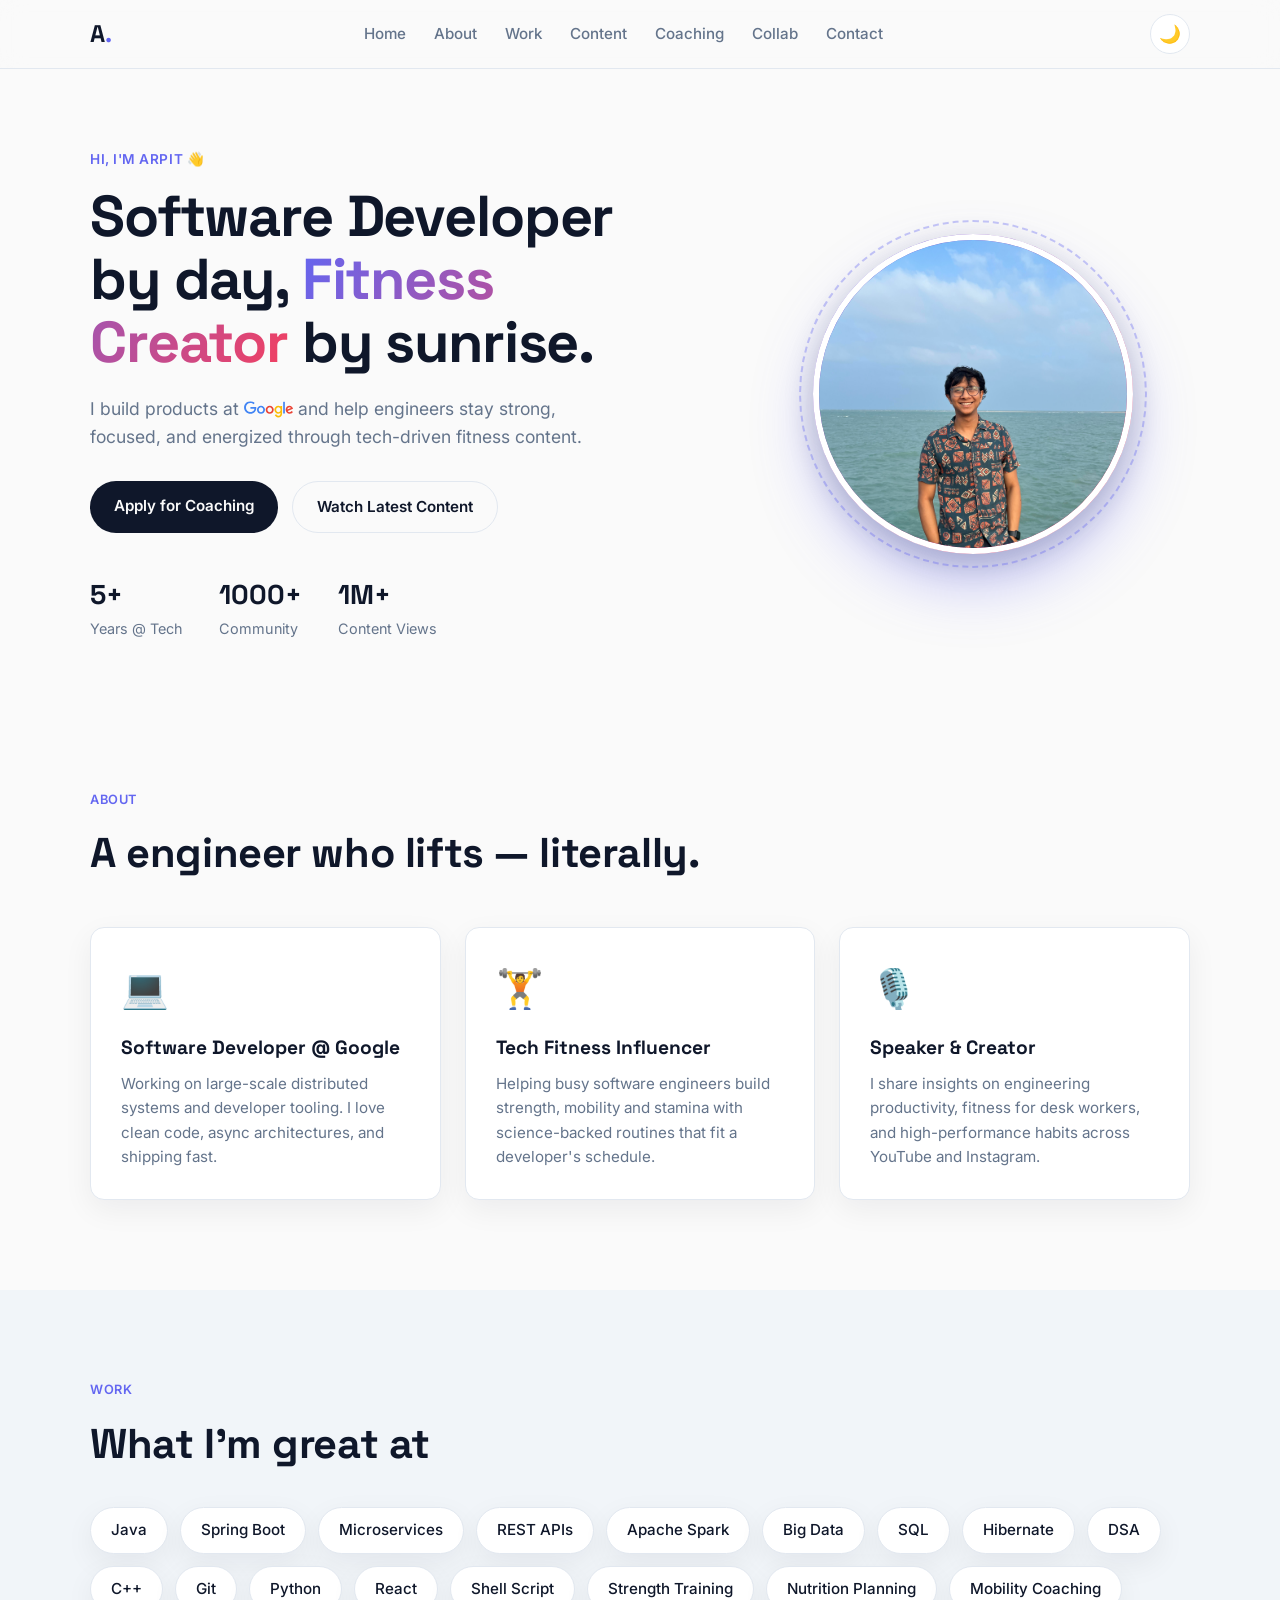
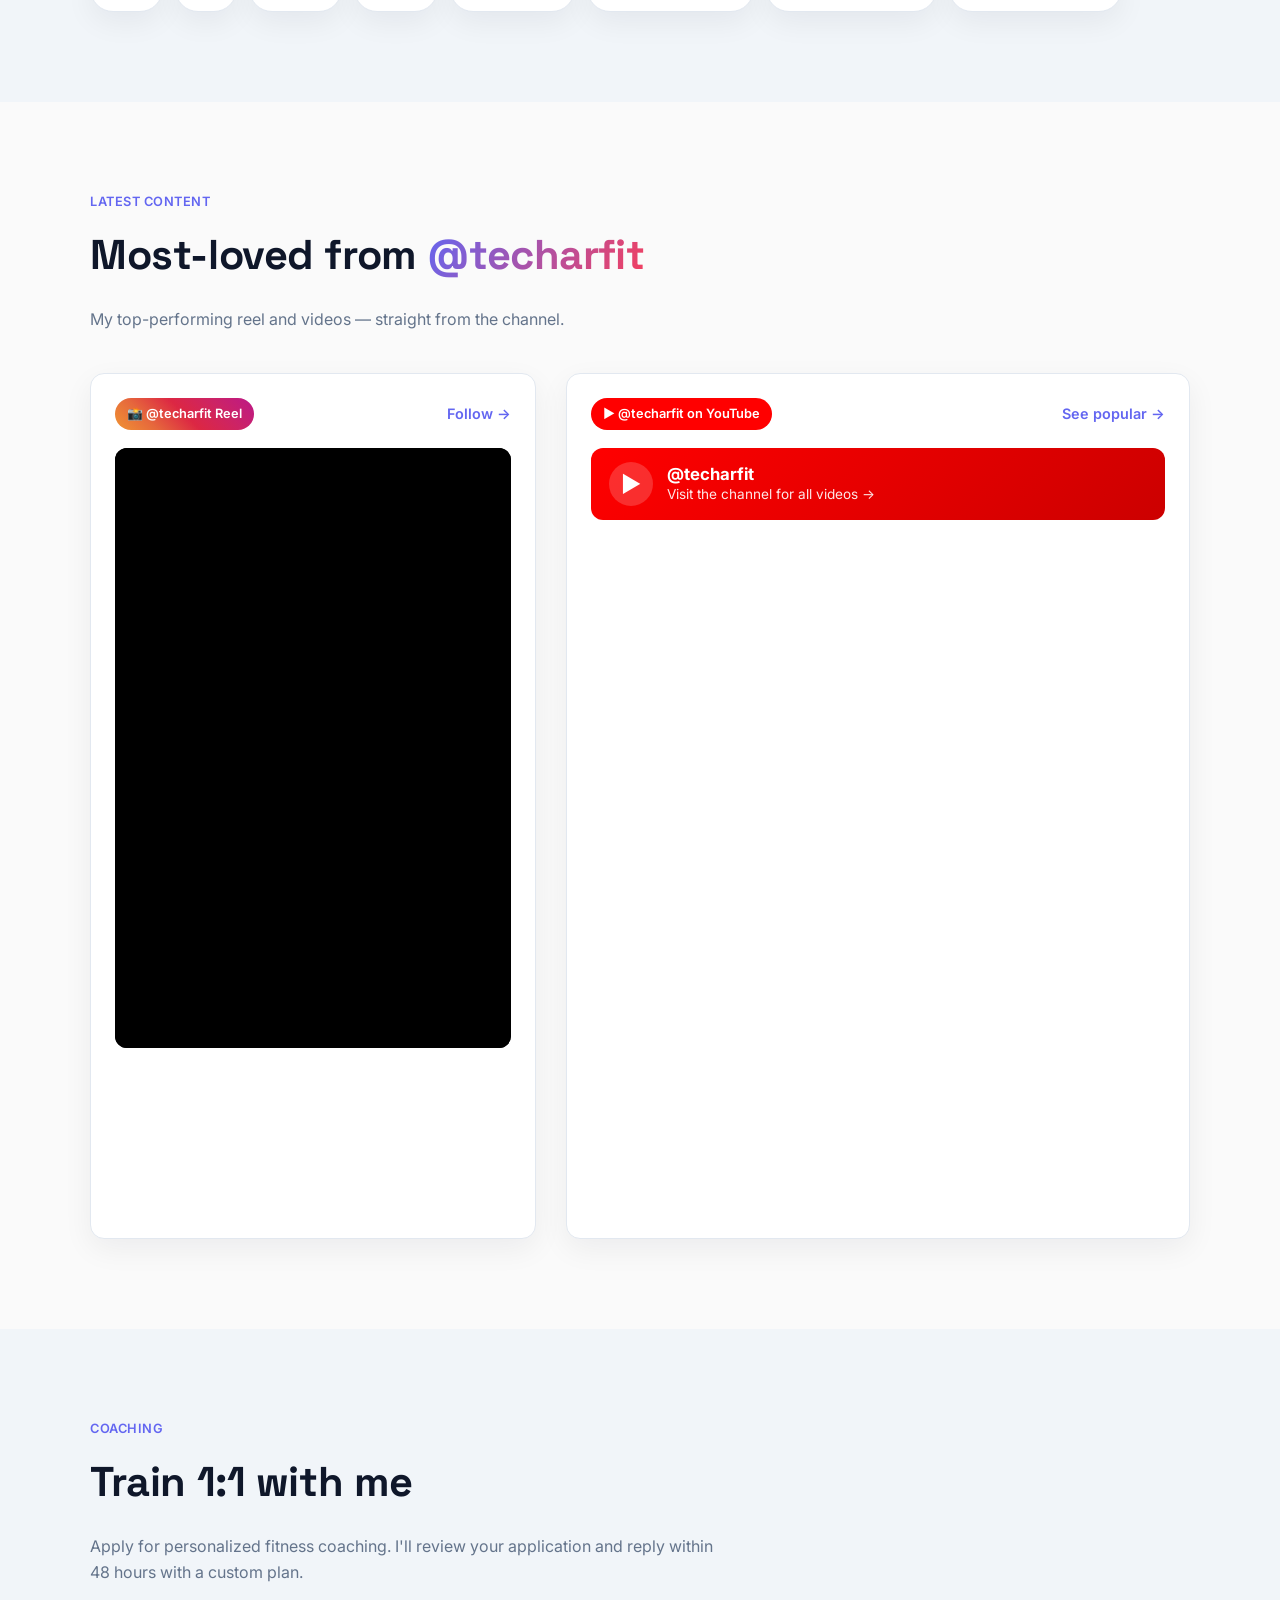
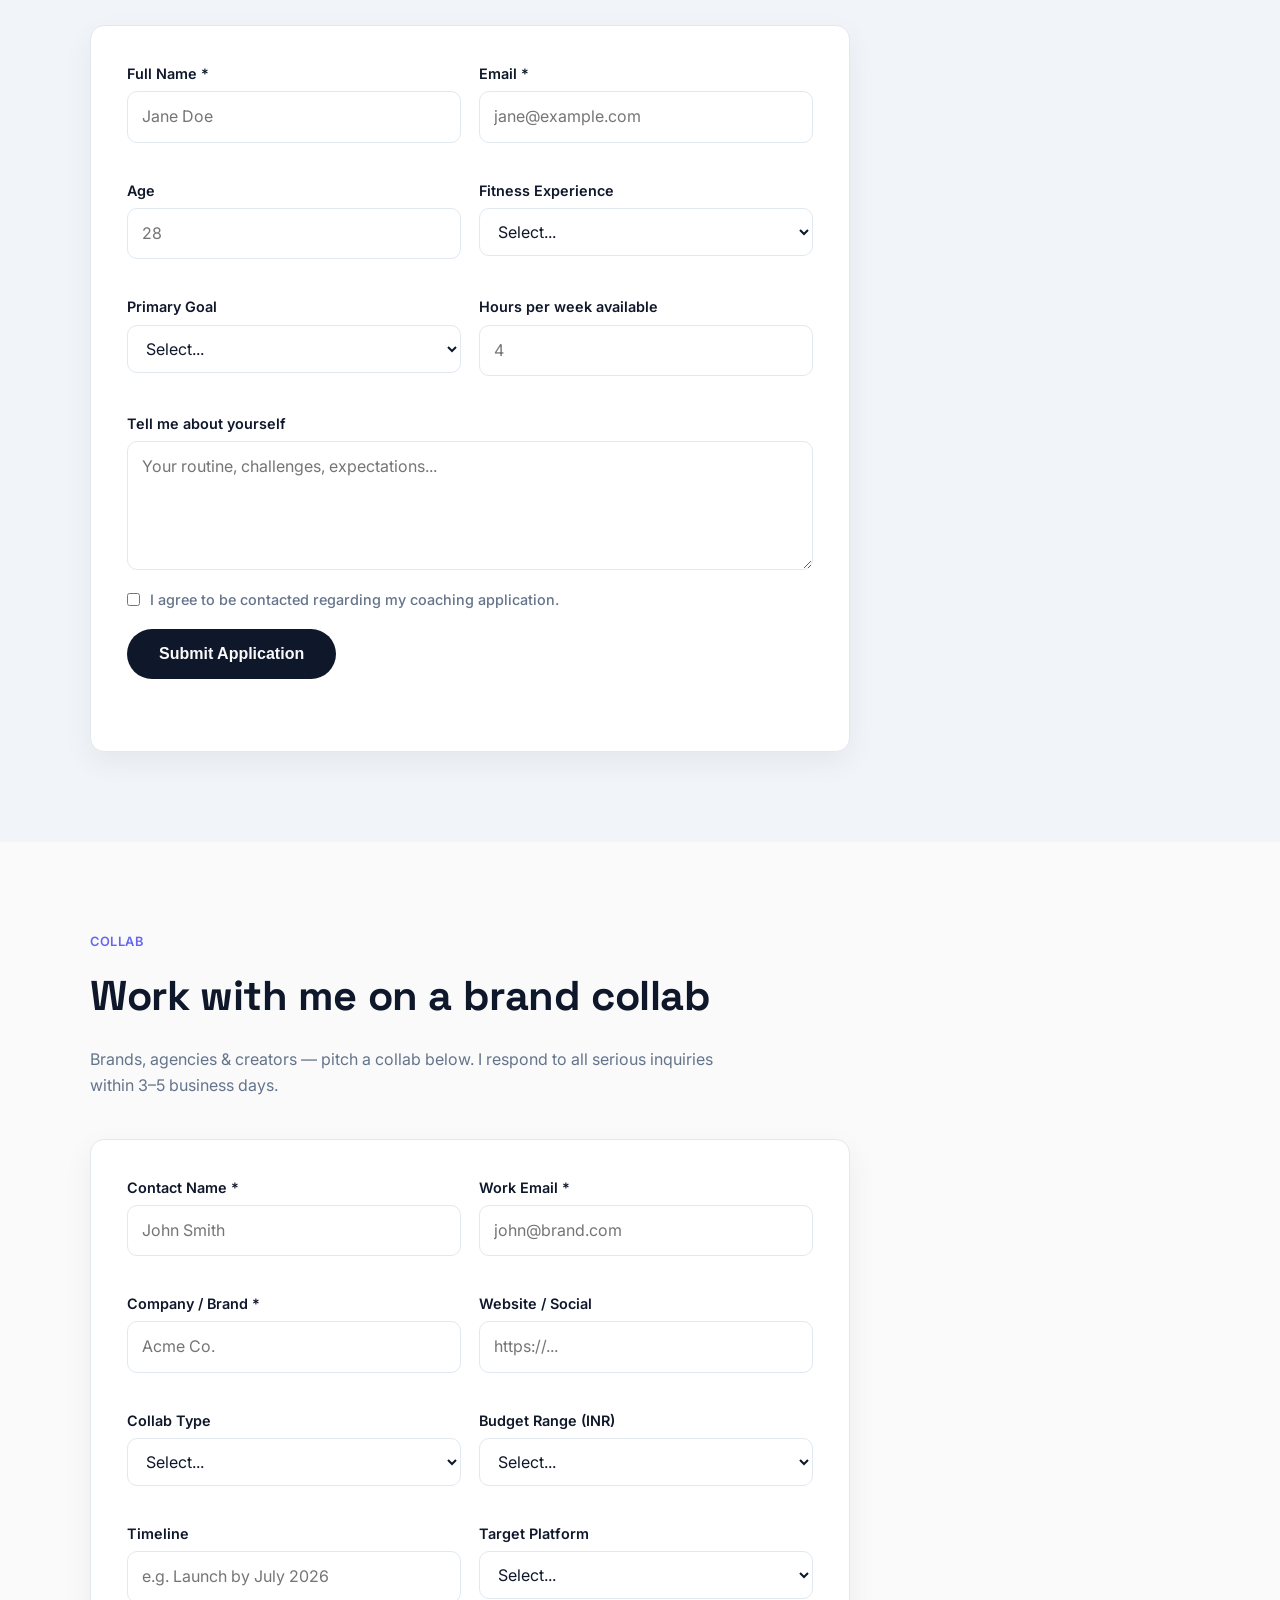
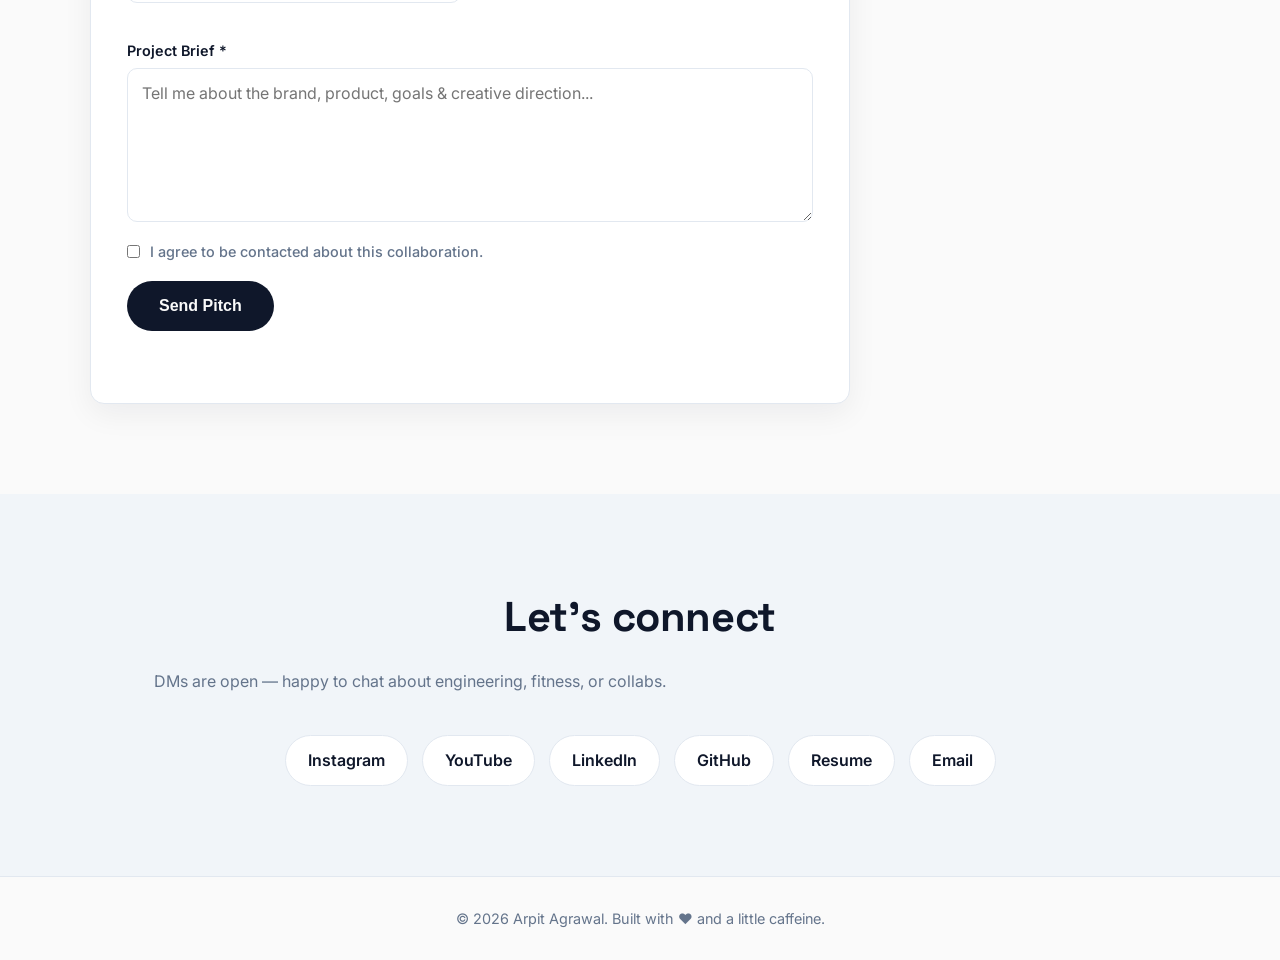
<file: index.html>
<!DOCTYPE html>
<html lang="en">
<head>
  <meta charset="UTF-8" />
  <meta name="viewport" content="width=device-width, initial-scale=1.0" />
  <title>Arpit Agrawal — Software Developer & Tech Fitness Influencer</title>
  <meta name="description" content="Personal portfolio of Arpit Agrawal — Software Developer at Google and Tech Fitness Influencer. Watch latest reels, videos, and apply for 1:1 coaching." />
  <link rel="icon" type="image/svg+xml" href="data:image/svg+xml,%3Csvg xmlns='http://www.w3.org/2000/svg' viewBox='0 0 64 64'%3E%3Crect width='64' height='64' rx='14' fill='%230f172a'/%3E%3Ctext x='50%25' y='54%25' text-anchor='middle' dominant-baseline='middle' font-family='Space Grotesk, Inter, sans-serif' font-weight='700' font-size='40' fill='white'%3EA%3C/text%3E%3Ccircle cx='48' cy='46' r='4' fill='%236366f1'/%3E%3C/svg%3E" />
  <link rel="preconnect" href="https://fonts.googleapis.com" />
  <link rel="preconnect" href="https://fonts.gstatic.com" crossorigin />
  <link href="https://fonts.googleapis.com/css2?family=Inter:wght@400;500;600;700;800&family=Space+Grotesk:wght@500;600;700&display=swap" rel="stylesheet" />
  <link rel="stylesheet" href="styles.css" />
</head>
<body>
  <!-- Navbar -->
  <header class="nav">
    <div class="container nav-inner">
      <a href="#home" class="logo">A<span>.</span></a>
      <nav>
        <ul class="nav-links">
          <li><a href="#home">Home</a></li>
          <li><a href="#about">About</a></li>
          <li><a href="#work">Work</a></li>
          <li><a href="#content">Content</a></li>
          <li><a href="#coaching">Coaching</a></li>
          <li><a href="#collab">Collab</a></li>
          <li><a href="#contact">Contact</a></li>
        </ul>
      </nav>
      <button id="themeToggle" class="theme-toggle" aria-label="Toggle dark mode" title="Toggle dark mode">
        <span class="theme-icon">🌙</span>
      </button>
      <button class="menu-toggle" aria-label="Toggle menu">
        <span></span><span></span><span></span>
      </button>
    </div>
  </header>

  <!-- Hero -->
  <section id="home" class="hero">
    <div class="container hero-grid">
      <div class="hero-text">
        <p class="eyebrow">Hi, I'm Arpit 👋</p>
        <h1>Software Developer by day, <span class="gradient">Fitness Creator</span> by sunrise.</h1>
        <p class="lead">
          I build products at <strong class="google-inline"><svg class="google-logo" viewBox="0 0 272 92" aria-hidden="true"><path fill="#4285F4" d="M115.75 47.18c0 12.77-9.99 22.18-22.25 22.18S71.25 59.95 71.25 47.18C71.25 34.32 81.24 25 93.5 25s22.25 9.32 22.25 22.18zm-9.74 0c0-7.98-5.79-13.44-12.51-13.44S80.99 39.2 80.99 47.18c0 7.9 5.79 13.44 12.51 13.44s12.51-5.55 12.51-13.44z"/><path fill="#EA4335" d="M163.75 47.18c0 12.77-9.99 22.18-22.25 22.18s-22.25-9.41-22.25-22.18c0-12.85 9.99-22.18 22.25-22.18s22.25 9.32 22.25 22.18zm-9.74 0c0-7.98-5.79-13.44-12.51-13.44s-12.51 5.46-12.51 13.44c0 7.9 5.79 13.44 12.51 13.44s12.51-5.55 12.51-13.44z"/><path fill="#FBBC05" d="M209.75 26.34v39.82c0 16.38-9.66 23.07-21.08 23.07-10.75 0-17.22-7.19-19.66-13.07l8.48-3.53c1.51 3.61 5.21 7.87 11.17 7.87 7.31 0 11.84-4.51 11.84-13v-3.19h-.34c-2.18 2.69-6.38 5.04-11.68 5.04-11.09 0-21.25-9.66-21.25-22.09 0-12.52 10.16-22.26 21.25-22.26 5.29 0 9.49 2.35 11.68 4.96h.34v-3.61h9.25zm-8.56 20.92c0-7.81-5.21-13.52-11.84-13.52-6.72 0-12.35 5.71-12.35 13.52 0 7.73 5.63 13.36 12.35 13.36 6.63 0 11.84-5.63 11.84-13.36z"/><path fill="#4285F4" d="M225 3v65h-9.5V3h9.5z"/><path fill="#EA4335" d="M262.02 54.48l7.56 5.04c-2.44 3.61-8.32 9.83-18.48 9.83-12.6 0-22.01-9.74-22.01-22.18 0-13.19 9.49-22.18 20.92-22.18 11.51 0 17.14 9.16 18.98 14.11l1.01 2.52-29.65 12.28c2.27 4.45 5.8 6.72 10.75 6.72 4.96 0 8.4-2.44 10.92-6.14zm-23.27-7.98l19.82-8.23c-1.09-2.77-4.37-4.7-8.23-4.7-4.95 0-11.84 4.37-11.59 12.93z"/><path fill="#4285F4" d="M35.29 41.41V32H67c.31 1.64.47 3.58.47 5.68 0 7.06-1.93 15.79-8.15 22.01-6.05 6.3-13.78 9.66-24.02 9.66C16.32 69.35.36 53.89.36 34.91.36 15.93 16.32.47 35.3.47c10.5 0 17.98 4.12 23.6 9.49l-6.64 6.64c-4.03-3.78-9.49-6.72-16.97-6.72-13.86 0-24.7 11.17-24.7 25.03 0 13.86 10.84 25.03 24.7 25.03 8.99 0 14.11-3.61 17.39-6.89 2.66-2.66 4.41-6.46 5.1-11.65l-22.49.01z"/></svg></strong> and help engineers stay strong, focused,
          and energized through tech-driven fitness content.
        </p>
        <div class="hero-cta">
          <a href="#coaching" class="btn btn-primary">Apply for Coaching</a>
          <a href="#content" class="btn btn-ghost">Watch Latest Content</a>
        </div>
        <div class="hero-stats">
          <div><strong>5+</strong><span>Years @ Tech</span></div>
          <div><strong>1000+</strong><span>Community</span></div>
          <div><strong>1M+</strong><span>Content Views</span></div>
        </div>
      </div>
      <div class="hero-image">
        <div class="avatar">
          <div class="avatar-ring"></div>
          <img src="arpit.jpg" alt="Arpit Agrawal" class="avatar-photo" />
        </div>
      </div>
    </div>
  </section>

  <!-- About -->
  <section id="about" class="section">
    <div class="container">
      <p class="section-eyebrow">About</p>
      <h2 class="section-title">A engineer who lifts — literally.</h2>
      <div class="about-grid">
        <div class="about-card">
          <div class="card-icon">💻</div>
          <h3>Software Developer @ Google</h3>
          <p>Working on large-scale distributed systems and developer tooling. I love clean code, async architectures, and shipping fast.</p>
        </div>
        <div class="about-card">
          <div class="card-icon">🏋️</div>
          <h3>Tech Fitness Influencer</h3>
          <p>Helping busy software engineers build strength, mobility and stamina with science-backed routines that fit a developer's schedule.</p>
        </div>
        <div class="about-card">
          <div class="card-icon">🎙️</div>
          <h3>Speaker & Creator</h3>
          <p>I share insights on engineering productivity, fitness for desk workers, and high-performance habits across YouTube and Instagram.</p>
        </div>
      </div>
    </div>
  </section>

  <!-- Work / Skills -->
  <section id="work" class="section section-alt">
    <div class="container">
      <p class="section-eyebrow">Work</p>
      <h2 class="section-title">What I'm great at</h2>
      <div class="skills-grid">
        <div class="skill">Java</div>
        <div class="skill">Spring Boot</div>
        <div class="skill">Microservices</div>
        <div class="skill">REST APIs</div>
        <div class="skill">Apache Spark</div>
        <div class="skill">Big Data</div>
        <div class="skill">SQL</div>
        <div class="skill">Hibernate</div>
        <div class="skill">DSA</div>
        <div class="skill">C++</div>
        <div class="skill">Git</div>
        <div class="skill">Python</div>
        <div class="skill">React</div>
        <div class="skill">Shell Script</div>
        <div class="skill">Strength Training</div>
        <div class="skill">Nutrition Planning</div>
        <div class="skill">Mobility Coaching</div>
      </div>
    </div>
  </section>

  <!-- Content: Reel + YouTube -->
  <section id="content" class="section">
    <div class="container">
      <p class="section-eyebrow">Latest Content</p>
      <h2 class="section-title">Most-loved from <span class="gradient">@techarfit</span></h2>
      <p class="section-sub">My top-performing reel and videos — straight from the channel.</p>

      <div class="content-grid">
        <!-- Instagram Reel -->
        <div class="content-card">
          <div class="content-head">
            <span class="badge badge-ig">📸 @techarfit Reel</span>
            <a href="https://www.instagram.com/techarfit/" target="_blank" rel="noopener">Follow →</a>
          </div>
          <div class="reel-frame">
            <iframe
              src="https://www.instagram.com/reel/DXPDjzXiGTo/embed"
              title="TechArfit Instagram Reel"
              frameborder="0"
              scrolling="no"
              allowtransparency="true"
              allow="encrypted-media"
              loading="lazy"
              style="width:100%; max-width:420px; height:600px; border:0; background:#000;"></iframe>
          </div>
        </div>

        <!-- YouTube Videos -->
        <div class="content-card">
          <div class="content-head">
            <span class="badge badge-yt">▶ @techarfit on YouTube</span>
            <a href="https://www.youtube.com/@techarfit/videos?view=0&sort=p" target="_blank" rel="noopener">See popular →</a>
          </div>

          <!--
            YouTube does NOT allow embedding a channel page (/@techarfit/videos) in an iframe.
            Options:
              (a) Paste an individual video ID below: replace YOUTUBE_VIDEO_ID_1 / _2
                  Find one: open https://www.youtube.com/@techarfit/videos?view=0&sort=p
                  Click a video → URL like https://youtube.com/watch?v=ABC123 → use ABC123
              (b) Embed a whole playlist (e.g. your "Best Of" playlist):
                  src="https://www.youtube.com/embed/videoseries?list=PLAYLIST_ID"
          -->

          <a class="yt-channel-card" href="https://www.youtube.com/@techarfit" target="_blank" rel="noopener">
            <div class="yt-channel-icon">▶</div>
            <div class="yt-channel-text">
              <strong>@techarfit</strong>
              <span>Visit the channel for all videos →</span>
            </div>
          </a>

          <div class="yt-frame">
            <iframe
              src="https://www.youtube.com/embed/haklywrfV50"
              title="@techarfit — Top Video 1"
              frameborder="0"
              allow="accelerometer; autoplay; clipboard-write; encrypted-media; gyroscope; picture-in-picture"
              allowfullscreen></iframe>
          </div>
          <div class="yt-frame yt-frame-sm">
            <iframe
              src="https://www.youtube.com/embed/BtBvELlrYPQ"
              title="@techarfit — Top Video 2"
              frameborder="0"
              allow="accelerometer; autoplay; clipboard-write; encrypted-media; gyroscope; picture-in-picture"
              allowfullscreen></iframe>
          </div>
        </div>
      </div>
    </div>
  </section>

  <!-- Coaching Form -->
  <section id="coaching" class="section section-alt">
    <div class="container">
      <p class="section-eyebrow">Coaching</p>
      <h2 class="section-title">Train 1:1 with me</h2>
      <p class="section-sub">
        Apply for personalized fitness coaching. I'll review your application and reply within 48 hours with a custom plan.
      </p>

      <form id="coachingForm" class="coaching-form" novalidate>
        <div class="form-row">
          <div class="form-field">
            <label for="fullName">Full Name *</label>
            <input type="text" id="fullName" name="fullName" placeholder="Jane Doe" required />
          </div>
          <div class="form-field">
            <label for="email">Email *</label>
            <input type="email" id="email" name="email" placeholder="jane@example.com" required />
          </div>
        </div>

        <div class="form-row">
          <div class="form-field">
            <label for="age">Age</label>
            <input type="number" id="age" name="age" placeholder="28" min="14" max="99" />
          </div>
          <div class="form-field">
            <label for="experience">Fitness Experience</label>
            <select id="experience" name="experience">
              <option value="">Select...</option>
              <option>Beginner (0–6 months)</option>
              <option>Intermediate (6 months–2 years)</option>
              <option>Advanced (2+ years)</option>
            </select>
          </div>
        </div>

        <div class="form-row">
          <div class="form-field">
            <label for="goal">Primary Goal</label>
            <select id="goal" name="goal">
              <option value="">Select...</option>
              <option>Fat loss</option>
              <option>Muscle gain</option>
              <option>Strength & performance</option>
              <option>General fitness for desk job</option>
            </select>
          </div>
          <div class="form-field">
            <label for="hours">Hours per week available</label>
            <input type="number" id="hours" name="hours" placeholder="4" min="1" max="20" />
          </div>
        </div>

        <div class="form-field">
          <label for="message">Tell me about yourself</label>
          <textarea id="message" name="message" rows="4" placeholder="Your routine, challenges, expectations..."></textarea>
        </div>

        <div class="form-field checkbox">
          <input type="checkbox" id="consent" name="consent" required />
          <label for="consent">I agree to be contacted regarding my coaching application.</label>
        </div>

        <button type="submit" class="btn btn-primary btn-large">Submit Application</button>
        <p id="formStatus" class="form-status" role="status"></p>
      </form>
    </div>
  </section>

  <!-- Collab Form -->
  <section id="collab" class="section">
    <div class="container">
      <p class="section-eyebrow">Collab</p>
      <h2 class="section-title">Work with me on a brand collab</h2>
      <p class="section-sub">
        Brands, agencies & creators — pitch a collab below. I respond to all serious inquiries within 3–5 business days.
      </p>

      <form id="collabForm" class="coaching-form" novalidate>
        <div class="form-row">
          <div class="form-field">
            <label for="contactName">Contact Name *</label>
            <input type="text" id="contactName" name="contactName" placeholder="John Smith" required />
          </div>
          <div class="form-field">
            <label for="workEmail">Work Email *</label>
            <input type="email" id="workEmail" name="workEmail" placeholder="john@brand.com" required />
          </div>
        </div>

        <div class="form-row">
          <div class="form-field">
            <label for="company">Company / Brand *</label>
            <input type="text" id="company" name="company" placeholder="Acme Co." required />
          </div>
          <div class="form-field">
            <label for="website">Website / Social</label>
            <input type="url" id="website" name="website" placeholder="https://..." />
          </div>
        </div>

        <div class="form-row">
          <div class="form-field">
            <label for="collabType">Collab Type</label>
            <select id="collabType" name="collabType">
              <option value="">Select...</option>
              <option>Sponsored Reel / Short</option>
              <option>Long-form YouTube video</option>
              <option>Product review</option>
              <option>Affiliate / Ambassador</option>
              <option>Event / Speaking</option>
              <option>Other</option>
            </select>
          </div>
          <div class="form-field">
            <label for="budget">Budget Range (INR)</label>
            <select id="budget" name="budget">
              <option value="">Select...</option>
              <option>Under ₹5,000</option>
              <option>₹5,000 – ₹15,000</option>
              <option>₹15,000 – ₹30,000</option>
              <option>₹30,000 – ₹60,000</option>
              <option>₹60,000 – ₹1,00,000</option>
              <option>₹1,00,000+</option>
            </select>
          </div>
        </div>

        <div class="form-row">
          <div class="form-field">
            <label for="timeline">Timeline</label>
            <input type="text" id="timeline" name="timeline" placeholder="e.g. Launch by July 2026" />
          </div>
          <div class="form-field">
            <label for="platform">Target Platform</label>
            <select id="platform" name="platform">
              <option value="">Select...</option>
              <option>Instagram</option>
              <option>YouTube</option>
              <option>LinkedIn</option>
              <option>Twitter / X</option>
              <option>Multiple / Cross-platform</option>
            </select>
          </div>
        </div>

        <div class="form-field">
          <label for="brief">Project Brief *</label>
          <textarea id="brief" name="brief" rows="5" placeholder="Tell me about the brand, product, goals & creative direction..." required></textarea>
        </div>

        <div class="form-field checkbox">
          <input type="checkbox" id="collabConsent" name="collabConsent" required />
          <label for="collabConsent">I agree to be contacted about this collaboration.</label>
        </div>

        <button type="submit" class="btn btn-primary btn-large">Send Pitch</button>
        <p id="collabStatus" class="form-status" role="status"></p>
      </form>
    </div>
  </section>

  <!-- Contact -->
  <section id="contact" class="section section-alt">
    <div class="container contact-inner">
      <h2 class="section-title">Let's connect</h2>
      <p class="section-sub">DMs are open — happy to chat about engineering, fitness, or collabs.</p>
      <div class="socials">
        <a href="https://instagram.com/techarfit" target="_blank" rel="noopener" class="social">Instagram</a>
        <a href="https://youtube.com/@techarfit" target="_blank" rel="noopener" class="social">YouTube</a>
        <a href="https://www.linkedin.com/in/arpit621/" target="_blank" rel="noopener" class="social">LinkedIn</a>
        <a href="https://github.com/arpit3018" target="_blank" rel="noopener" class="social">GitHub</a>
        <a href="https://drive.google.com/file/d/1uRWZ5eI-bXUkYIygwRDdWRTrVC0ronBv/view" target="_blank" rel="noopener" class="social">Resume</a>
        <a href="mailto:techarfit@gmail.com" class="social">Email</a>
      </div>
    </div>
  </section>

  <footer class="footer">
    <div class="container footer-inner">
      <p>© <span id="year"></span> Arpit Agrawal. Built with ❤️ and a little caffeine.</p>
    </div>
  </footer>

  <script async src="//www.instagram.com/embed.js"></script>
  <script src="script.js"></script>
</body>
</html>
</file>
<file: styles.css>
/* ---------- Reset & base ---------- */
* { box-sizing: border-box; margin: 0; padding: 0; }
html { scroll-behavior: smooth; }
body {
  font-family: 'Inter', system-ui, -apple-system, sans-serif;
  color: #0f172a;
  background: #fafafa;
  line-height: 1.6;
  -webkit-font-smoothing: antialiased;
}
a { color: inherit; text-decoration: none; }
img { max-width: 100%; display: block; }

:root {
  --primary: #6366f1;
  --primary-dark: #4f46e5;
  --accent: #f43f5e;
  --bg: #fafafa;
  --bg-alt: #f1f5f9;
  --text: #0f172a;
  --muted: #64748b;
  --border: #e2e8f0;
  --card: #ffffff;
  --radius: 14px;
  --shadow: 0 10px 30px rgba(15, 23, 42, 0.06);
  --nav-bg: rgba(250, 250, 250, 0.85);
  --input-bg: #ffffff;
}

[data-theme="dark"] {
  --primary: #818cf8;
  --primary-dark: #6366f1;
  --accent: #fb7185;
  --bg: #0b1020;
  --bg-alt: #111831;
  --text: #e2e8f0;
  --muted: #94a3b8;
  --border: #1f2a44;
  --card: #131a2e;
  --shadow: 0 10px 30px rgba(0, 0, 0, 0.4);
  --nav-bg: rgba(11, 16, 32, 0.85);
  --input-bg: #0f1729;
}

body { background: var(--bg); color: var(--text); transition: background .3s, color .3s; }

.container { width: min(1100px, 92%); margin: 0 auto; }

/* ---------- Nav ---------- */
.nav {
  position: sticky; top: 0; z-index: 50;
  background: var(--nav-bg);
  backdrop-filter: saturate(180%) blur(12px);
  border-bottom: 1px solid var(--border);
}
.nav-inner {
  display: flex; align-items: center; justify-content: space-between;
  height: 68px;
}
.logo {
  font-family: 'Space Grotesk', sans-serif;
  font-weight: 700; font-size: 1.5rem;
}
.logo span { color: var(--primary); }
.nav-links {
  display: flex; gap: 28px; list-style: none;
  font-size: 0.95rem; font-weight: 500;
}
.nav-links a { color: var(--muted); transition: color .2s; }
.nav-links a:hover { color: var(--text); }

.menu-toggle {
  display: none; background: none; border: 0; cursor: pointer;
  flex-direction: column; gap: 5px; padding: 6px;
}
.menu-toggle span {
  width: 24px; height: 2px; background: var(--text); border-radius: 2px;
}

.theme-toggle {
  background: var(--card);
  border: 1.5px solid var(--border);
  width: 40px; height: 40px;
  border-radius: 50%;
  cursor: pointer;
  display: inline-flex; align-items: center; justify-content: center;
  font-size: 1.1rem;
  margin-left: 16px;
  transition: transform .2s, border-color .2s, background .2s;
}
.theme-toggle:hover { transform: rotate(20deg); border-color: var(--primary); }

/* ---------- Hero ---------- */
.hero { padding: 80px 0 60px; }
.hero-grid {
  display: grid; grid-template-columns: 1.4fr 1fr; gap: 60px; align-items: center;
}
.eyebrow {
  color: var(--primary); font-weight: 600; letter-spacing: .04em;
  text-transform: uppercase; font-size: .85rem; margin-bottom: 14px;
}
.hero h1 {
  font-family: 'Space Grotesk', sans-serif;
  font-size: clamp(2.2rem, 5vw, 3.6rem);
  line-height: 1.1; font-weight: 700; letter-spacing: -.02em;
  margin-bottom: 20px;
}
.gradient {
  background: linear-gradient(120deg, var(--primary), var(--accent));
  -webkit-background-clip: text; background-clip: text;
  -webkit-text-fill-color: transparent;
}
.lead { color: var(--muted); font-size: 1.1rem; max-width: 540px; margin-bottom: 30px; }
.hero-cta { display: flex; gap: 14px; flex-wrap: wrap; margin-bottom: 40px; }

.btn {
  display: inline-block; padding: 13px 24px; border-radius: 999px;
  font-weight: 600; font-size: .95rem; cursor: pointer; border: 0;
  transition: transform .15s, box-shadow .2s, background .2s;
}
.btn-primary {
  background: var(--text); color: var(--bg);
}
.btn-primary:hover { background: var(--primary); color: #fff; transform: translateY(-2px); }
.btn-ghost {
  background: transparent; color: var(--text); border: 1.5px solid var(--border);
}
.btn-ghost:hover { border-color: var(--primary); color: var(--primary); }
.btn-large { padding: 16px 32px; font-size: 1rem; }

.hero-stats {
  display: flex; gap: 36px; flex-wrap: wrap;
}
.hero-stats > div { display: flex; flex-direction: column; }
.hero-stats strong {
  font-family: 'Space Grotesk', sans-serif;
  font-size: 1.7rem; font-weight: 700; color: var(--text);
}
.hero-stats span { color: var(--muted); font-size: .9rem; }

.hero-image { display: flex; justify-content: center; }
.avatar {
  position: relative;
  width: 320px; height: 320px;
  border-radius: 50%;
  background: linear-gradient(135deg, #6366f1, #f43f5e);
  display: flex; align-items: center; justify-content: center;
  box-shadow: 0 30px 60px rgba(99, 102, 241, .35);
}
.avatar-ring {
  position: absolute; inset: -14px; border-radius: 50%;
  border: 2px dashed rgba(99, 102, 241, .35);
  animation: spin 24s linear infinite;
}
.avatar-emoji { font-size: 7rem; }
.avatar-photo {
  width: 100%;
  height: 100%;
  border-radius: 50%;
  object-fit: cover;
  border: 6px solid #fff;
  box-shadow: 0 10px 30px rgba(15, 23, 42, .2);
}
@keyframes spin { to { transform: rotate(360deg); } }

/* ---------- Sections ---------- */
.section { padding: 90px 0; }
.section-alt { background: var(--bg-alt); }
.section-eyebrow {
  color: var(--primary); font-weight: 600; letter-spacing: .04em;
  text-transform: uppercase; font-size: .8rem; margin-bottom: 10px;
}
.section-title {
  font-family: 'Space Grotesk', sans-serif;
  font-size: clamp(1.8rem, 3.5vw, 2.6rem);
  font-weight: 700; letter-spacing: -.01em; margin-bottom: 18px;
}
.section-sub { color: var(--muted); max-width: 640px; margin-bottom: 40px; }

/* ---------- About cards ---------- */
.about-grid {
  display: grid; grid-template-columns: repeat(3, 1fr); gap: 24px; margin-top: 40px;
}
.about-card {
  background: var(--card); padding: 30px; border-radius: var(--radius);
  border: 1px solid var(--border); box-shadow: var(--shadow);
  transition: transform .2s, box-shadow .2s;
}
.about-card:hover { transform: translateY(-4px); box-shadow: 0 18px 40px rgba(15,23,42,.08); }
.card-icon { font-size: 2.4rem; margin-bottom: 14px; }
.about-card h3 { font-family: 'Space Grotesk', sans-serif; margin-bottom: 8px; font-size: 1.2rem; }
.about-card p { color: var(--muted); font-size: .95rem; }

/* ---------- Skills ---------- */
.skills-grid {
  display: flex; flex-wrap: wrap; gap: 12px; margin-top: 30px;
}
.skill {
  background: var(--card); border: 1px solid var(--border);
  padding: 10px 20px; border-radius: 999px; font-weight: 500;
  font-size: .95rem; box-shadow: var(--shadow);
}
.skill-soft {
  background: transparent;
  color: var(--muted);
  border-style: dashed;
  box-shadow: none;
}

.google-inline {
  display: inline-flex;
  align-items: baseline;
}
.google-logo {
  height: 0.95em;
  width: auto;
  transform: translateY(0.18em);
}

/* ---------- Content ---------- */
.content-grid {
  display: grid; grid-template-columns: 1fr 1.4fr; gap: 30px; margin-top: 30px;
}
.content-card {
  background: var(--card); border: 1px solid var(--border);
  border-radius: var(--radius); padding: 24px; box-shadow: var(--shadow);
}
.content-head {
  display: flex; justify-content: space-between; align-items: center;
  margin-bottom: 18px;
}
.badge {
  padding: 6px 12px; border-radius: 999px; font-size: .8rem; font-weight: 600;
}
.badge-ig { background: linear-gradient(45deg, #f09433, #e6683c, #dc2743, #cc2366, #bc1888); color: #fff; }
.badge-yt { background: #ff0000; color: #fff; }
.content-head a { color: var(--primary); font-weight: 600; font-size: .9rem; }

.reel-frame {
  display: flex; justify-content: center;
  background: #000; border-radius: 12px; overflow: hidden;
  min-height: 480px;
}
.yt-frame {
  position: relative; padding-bottom: 56.25%; height: 0;
  border-radius: 12px; overflow: hidden; margin-bottom: 16px;
}
.yt-frame iframe {
  position: absolute; inset: 0; width: 100%; height: 100%; border: 0;
}
.yt-frame-sm { padding-bottom: 56.25%; }

.yt-channel-card {
  display: flex; align-items: center; gap: 14px;
  padding: 14px 18px; margin-bottom: 16px;
  background: linear-gradient(135deg, #ff0000, #cc0000);
  border-radius: 12px;
  color: #fff;
  transition: transform .2s, box-shadow .2s;
}
.yt-channel-card:hover { transform: translateY(-2px); box-shadow: 0 12px 28px rgba(255,0,0,.25); }
.yt-channel-icon {
  width: 44px; height: 44px; border-radius: 50%;
  background: rgba(255,255,255,.18);
  display: flex; align-items: center; justify-content: center;
  font-size: 1.4rem;
}
.yt-channel-text { display: flex; flex-direction: column; line-height: 1.3; }
.yt-channel-text strong { font-size: 1.05rem; }
.yt-channel-text span { font-size: .85rem; opacity: .9; }

/* ---------- Form ---------- */
.coaching-form {
  background: var(--card); border: 1px solid var(--border);
  border-radius: var(--radius); padding: 36px;
  box-shadow: var(--shadow); max-width: 760px;
}
.form-row {
  display: grid; grid-template-columns: 1fr 1fr; gap: 18px; margin-bottom: 18px;
}
.form-field { display: flex; flex-direction: column; margin-bottom: 18px; }
.form-field label {
  font-size: .9rem; font-weight: 600; margin-bottom: 6px; color: var(--text);
}
.form-field input,
.form-field select,
.form-field textarea {
  font: inherit; padding: 12px 14px; border-radius: 10px;
  border: 1.5px solid var(--border); background: var(--input-bg);
  color: var(--text);
  transition: border-color .2s, box-shadow .2s;
}
.form-field input:focus,
.form-field select:focus,
.form-field textarea:focus {
  outline: none; border-color: var(--primary);
  box-shadow: 0 0 0 4px rgba(99, 102, 241, .12);
}
.form-field.checkbox {
  flex-direction: row; align-items: center; gap: 10px;
}
.form-field.checkbox label { margin: 0; font-weight: 500; color: var(--muted); }

.form-status {
  margin-top: 14px; font-size: .95rem; min-height: 1.5em;
}
.form-status.success { color: #059669; }
.form-status.error { color: #dc2626; }

/* ---------- Contact ---------- */
.contact-inner { text-align: center; }
.socials {
  display: flex; gap: 14px; justify-content: center; flex-wrap: wrap; margin-top: 24px;
}
.social {
  padding: 12px 22px; border: 1.5px solid var(--border);
  border-radius: 999px; font-weight: 600; transition: all .2s;
  background: var(--card);
}
.social:hover { border-color: var(--text); transform: translateY(-2px); }

/* ---------- Footer ---------- */
.footer {
  border-top: 1px solid var(--border); padding: 30px 0;
  text-align: center; color: var(--muted); font-size: .9rem;
}

/* ---------- Responsive ---------- */
@media (max-width: 900px) {
  .hero-grid { grid-template-columns: 1fr; text-align: center; }
  .hero-text .lead { margin-left: auto; margin-right: auto; }
  .hero-cta, .hero-stats { justify-content: center; }
  .avatar { width: 240px; height: 240px; }
  .avatar-emoji { font-size: 5rem; }
  .about-grid { grid-template-columns: 1fr; }
  .content-grid { grid-template-columns: 1fr; }
  .form-row { grid-template-columns: 1fr; }
  .nav-links { display: none; }
  .menu-toggle { display: flex; }
  .nav-links.open {
    display: flex; position: absolute; top: 68px; left: 0; right: 0;
    flex-direction: column; background: var(--card); padding: 20px;
    border-bottom: 1px solid var(--border); gap: 16px;
  }
}
</file>
